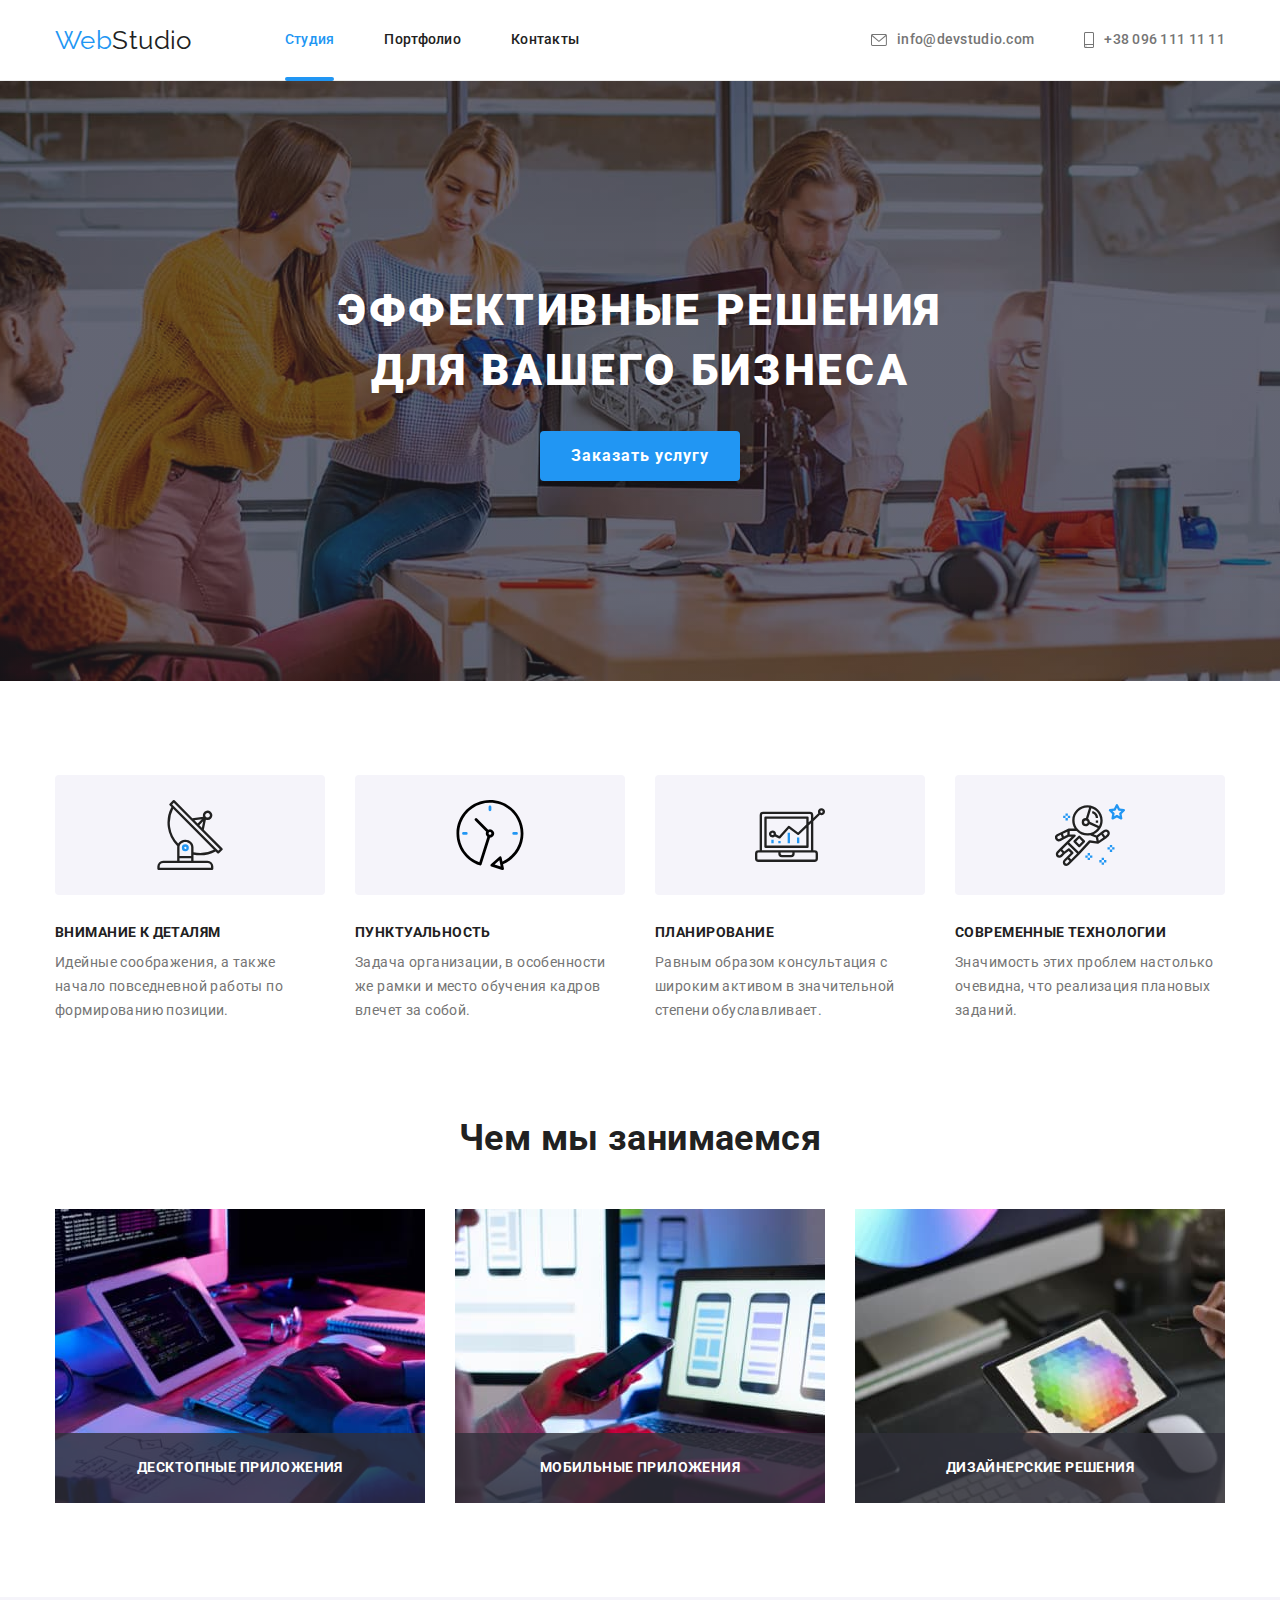
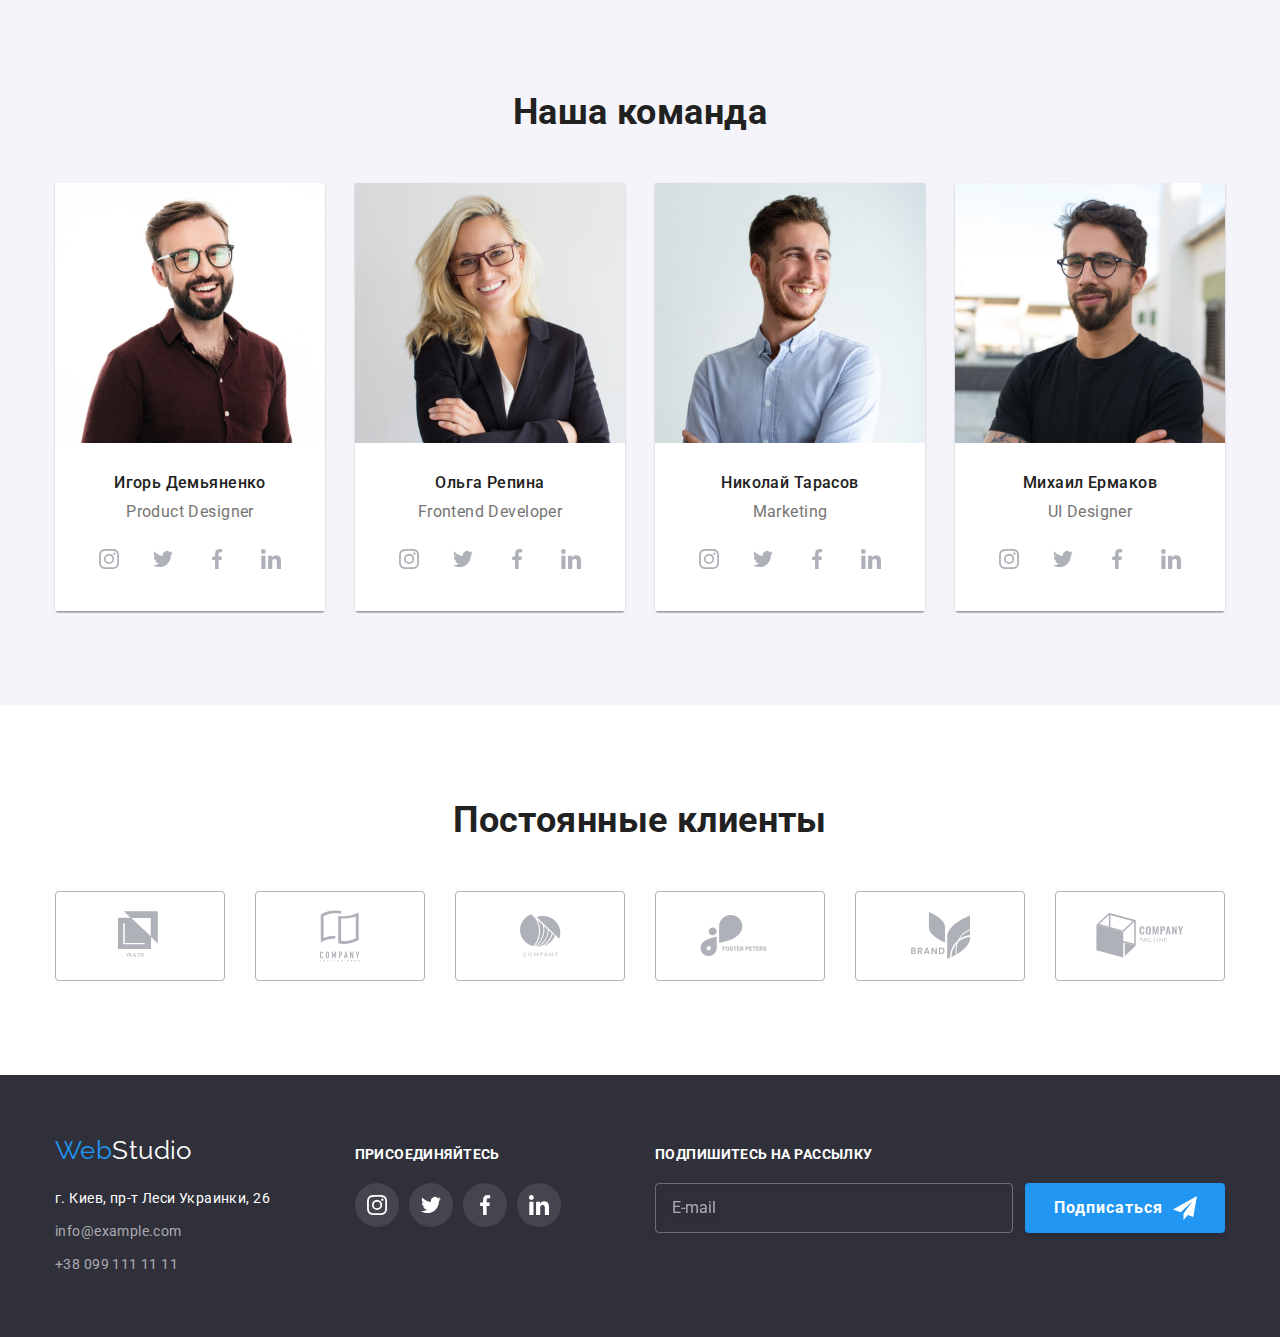
<file: index.html>
<!DOCTYPE html>
<html lang="ru">
  <head>
    <meta charset="UTF-8" />
    <meta name="viewport" content="width=device-width, initial-scale=1.0" />
    <title>WebStudio</title>
    <link rel="preconnect" href="https://fonts.gstatic.com" />
    <link
      href="https://fonts.googleapis.com/css2?family=Raleway:wght@700&family=Roboto:wght@400;500;700;900&display=swap"
      rel="stylesheet"
    />
    <link rel="stylesheet" href="./css/main.min.css" />
  </head>

  <body>
    <header class="header">
      <div class="container page-header">
        <nav class="page-header__nav">
          <a href="index.html" class="logo">
            Web<span class="logo__header">Studio</span>
          </a>
          <ul class="site-nav">
            <li class="site-nav__item">
              <a href="index.html" class="site-nav__link site-nav__link--current">Студия</a>
            </li>
            <li class="site-nav__item">
              <a href="portfolio.html" class="site-nav__link">Портфолио</a>
            </li>
            <li class="site-nav__item">
              <a href="#contacts" class="site-nav__link">Контакты</a>
            </li>
          </ul>
        </nav>
        <ul class="addr-header">
          <li class="addr-header__item">
            <a href="mailto:info@devstudio.com" class="addr-header__link">
              <svg class="addr-header__icon" width="16px" height="12px">
                <use href="images/icons.svg#icon-envelope"></use>
              </svg>
              info@devstudio.com
            </a>
          </li>
          <li class="addr-header__item">
            <a href="tel:+380961111111" class="addr-header__link">
              <svg class="addr-header__icon" width="10px" height="16px">
                <use href="images/icons.svg#icon-smartphone"></use>
              </svg>
              +38 096 111 11 11
            </a>
          </li>
        </ul>
      </div>
    </header>
    <main>
      <section class="hero">
          <h1 class="hero__title">
            Эффективные решения<br />
            для вашего бизнеса
          </h1>
          <button data-modal-open type="button" class="hero__btn">
            Заказать услугу
          </button>
      </section>
      <section class="section section--advantages">
        <div class="container">
          <h2 class="visually-hidden">Наши преимущества</h2>
          <ul class="advantages-list">
            <li class="advantages-list__item">
              <div class="advantages-list__image">
                <svg width="70px" height="70px">
                  <use href="images/icons.svg#icon-antenna"></use>
                </svg>
              </div>
              <h3 class="advantages-list__title">Внимание к деталям</h3>
              <p class="advantages-list__content">
                Идейные соображения, а также начало повседневной работы по
                формированию позиции.
              </p>
            </li>
            <li class="advantages-list__item">
              <div class="advantages-list__image">
                <svg width="70px" height="70px">
                  <use href="images/icons.svg#icon-clock"></use>
                </svg>
              </div>
              <h3 class="advantages-list__title">Пунктуальность</h3>
              <p class="advantages-list__content">
                Задача организации, в особенности же рамки и место обучения
                кадров влечет за собой.
              </p>
            </li>
            <li class="advantages-list__item">
              <div class="advantages-list__image">
                <svg width="70px" height="70px">
                  <use href="images/icons.svg#icon-diagram"></use>
                </svg>
              </div>
              <h3 class="advantages-list__title">Планирование</h3>
              <p class="advantages-list__content">
                Равным образом консультация с широким активом в значительной
                степени обуславливает.
              </p>
            </li>
            <li class="advantages-list__item">
              <div class="advantages-list__image">
                <svg width="70px" height="70px">
                  <use href="images/icons.svg#icon-astronaut"></use>
                </svg>
              </div>
              <h3 class="advantages-list__title">Современные технологии</h3>
              <p class="advantages-list__content">
                Значимость этих проблем настолько очевидна, что реализация
                плановых заданий.
              </p>
            </li>
          </ul>
        </div>
      </section>
      <section class="section">
        <div class="container">
          <h2 class="section__title">Чем мы занимаемся</h2>
          <ul class="about-list">
            <li class="about-list__item">
              <img
                src="images/what_we_do1.jpg"
                alt="Пример работы"
                width="370"
              />
              <p class="about-list__label">Десктопные приложения</p>
            </li>
            <li class="about-list__item">
              <img
                src="images/what_we_do2.jpg"
                alt="Пример работы"
                width="370"
              />
              <p class="about-list__label">Мобильные приложения</p>
            </li>
            <li class="about-list__item">
              <img
                src="images/what_we_do3.jpg"
                alt="Пример работы"
                width="370"
              />
              <p class="about-list__label">Дизайнерские решения</p>
            </li>
          </ul>
        </div>
      </section>
      <section class="section section--team">
        <div class="container">
          <h2 class="section__title">Наша команда</h2>
          <ul class="team-list">
            <li class="team-list__item">
              <img src="images/img1.jpg" alt="Игорь Демьяненко" width="270" />
              <div class="team-list__content">
                <h3 class="team-list__name">Игорь Демьяненко</h3>
                <p class="team-list__prof">Product Designer</p>
                <ul class="social">
                  <li>
                    <a href="#" class="social__link">
                      <svg class="social__icon" width="20" height="20">
                        <use href="images/icons.svg#icon-instagram"></use>
                      </svg>
                    </a>
                  </li>
                  <li>
                    <a href="#" class="social__link">
                      <svg class="social__icon" width="20" height="20">
                        <use href="images/icons.svg#icon-twitter"></use>
                      </svg>
                    </a>
                  </li>
                  <li>
                    <a href="#" class="social__link">
                      <svg class="social__icon" width="20" height="20">
                        <use href="images/icons.svg#icon-facebook"></use>
                      </svg>
                    </a>
                  </li>
                  <li>
                    <a href="#" class="social__link">
                      <svg class="social__icon" width="20" height="20">
                        <use href="images/icons.svg#icon-linkedin"></use>
                      </svg>
                    </a>
                  </li>
                </ul>
              </div>
            </li>
            <li class="team-list__item">
              <img src="images/img2.jpg" alt="Ольга Репина" width="270" />
              <div class="team-list__content">
                <h3 class="team-list__name">Ольга Репина</h3>
                <p class="team-list__prof">Frontend Developer</p>
                <ul class="social">
                  <li>
                    <a href="#" class="social__link">
                      <svg class="social__icon" width="20" height="20">
                        <use href="images/icons.svg#icon-instagram"></use>
                      </svg>
                    </a>
                  </li>
                  <li>
                    <a href="#" class="social__link">
                      <svg class="social__icon" width="20" height="20">
                        <use href="images/icons.svg#icon-twitter"></use>
                      </svg>
                    </a>
                  </li>
                  <li>
                    <a href="#" class="social__link">
                      <svg class="social__icon" width="20" height="20">
                        <use href="images/icons.svg#icon-facebook"></use>
                      </svg>
                    </a>
                  </li>
                  <li>
                    <a href="#" class="social__link">
                      <svg class="social__icon" width="20" height="20">
                        <use href="images/icons.svg#icon-linkedin"></use>
                      </svg>
                    </a>
                  </li>
                </ul>
              </div>
            </li>
            <li class="team-list__item">
              <img src="images/img3.jpg" alt="Николай Тарасов" width="270" />
              <div class="team-list__content">
                <h3 class="team-list__name">Николай Тарасов</h3>
                <p class="team-list__prof">Marketing</p>
                <ul class="social">
                  <li>
                    <a href="#" class="social__link">
                      <svg class="social__icon" width="20" height="20">
                        <use href="images/icons.svg#icon-instagram"></use>
                      </svg>
                    </a>
                  </li>
                  <li>
                    <a href="#" class="social__link">
                      <svg class="social__icon" width="20" height="20">
                        <use href="images/icons.svg#icon-twitter"></use>
                      </svg>
                    </a>
                  </li>
                  <li>
                    <a href="#" class="social__link">
                      <svg class="social__icon" width="20" height="20">
                        <use href="images/icons.svg#icon-facebook"></use>
                      </svg>
                    </a>
                  </li>
                  <li>
                    <a href="#" class="social__link">
                      <svg class="social__icon" width="20" height="20">
                        <use href="images/icons.svg#icon-linkedin"></use>
                      </svg>
                    </a>
                  </li>
                </ul>
              </div>
            </li>
            <li class="team-list__item">
              <img src="images/img4.jpg " alt="Михаил Ермаков" width="270" />
              <div class="team-list__content">
                <h3 class="team-list__name">Михаил Ермаков</h3>
                <p class="team-list__prof">UI Designer</p>
                <ul class="social">
                  <li>
                    <a href="#" class="social__link">
                      <svg class="social__icon" width="20" height="20">
                        <use href="images/icons.svg#icon-instagram"></use>
                      </svg>
                    </a>
                  </li>
                  <li>
                    <a href="#" class="social__link">
                      <svg class="social__icon" width="20" height="20">
                        <use href="images/icons.svg#icon-twitter"></use>
                      </svg>
                    </a>
                  </li>
                  <li>
                    <a href="#" class="social__link">
                      <svg class="social__icon" width="20" height="20">
                        <use href="images/icons.svg#icon-facebook"></use>
                      </svg>
                    </a>
                  </li>
                  <li>
                    <a href="#" class="social__link">
                      <svg class="social__icon" width="20" height="20">
                        <use href="images/icons.svg#icon-linkedin"></use>
                      </svg>
                    </a>
                  </li>
                </ul>
              </div>
            </li>
          </ul>
        </div>
      </section>
      <section class="section">
        <div class="container">
          <h2 class="section__title">Постоянные клиенты</h2>
          <ul class="client-list">
            <li class="client-list__item">
              <a href="#" class="client-list__link">
                <svg class="client-list__icon" width="44" height="49">
                  <use href="images/icons.svg#icon-client1"></use>
                </svg>
              </a>
            </li>
            <li class="client-list__item">
              <a href="#" class="client-list__link">
                <svg class="client-list__icon" width="40" height="52">
                  <use href="images/icons.svg#icon-client2"></use>
                </svg>
              </a>
            </li>
            <li class="client-list__item">
              <a href="#" class="client-list__link">
                <svg class="client-list__icon" width="41" height="43">
                  <use href="images/icons.svg#icon-client3"></use>
                </svg>
              </a>
            </li>
            <li class="client-list__item">
              <a href="#" class="client-list__link">
                <svg class="client-list__icon" width="80" height="42">
                  <use href="images/icons.svg#icon-client4"></use>
                </svg>
              </a>
            </li>
            <li class="client-list__item">
              <a href="#" class="client-list__link">
                <svg class="client-list__icon" width="59" height="47">
                  <use href="images/icons.svg#icon-client5"></use>
                </svg>
              </a>
            </li>
            <li class="client-list__item">
              <a href="#" class="client-list__link">
                <svg class="client-list__icon" width="88" height="45">
                  <use href="images/icons.svg#icon-client6"></use>
                </svg>
              </a>
            </li>
          </ul>
        </div>
      </section>
    </main>
    <footer class="footer">
      <div class="container page-footer">
        <div>
          <a href="index.html" class="logo">
            Web<span class="logo__footer">Studio</span>
          </a>
          <h2 id="contacts" class="visually-hidden">Контакты</h2>
          <address>
            <p class="page-footer__text">г. Киев, пр-т Леси Украинки, 26</p>
            <ul class="addr-footer">
              <li class="addr-footer__item">
                <a class="addr-footer__link" href="mailto:info@example.com"
                  >info@example.com</a
                >
              </li>
              <li class="addr-footer__item">
                <a class="addr-footer__link" href="tel:+380991111111"
                  >+38 099 111 11 11</a
                >
              </li>
            </ul>
          </address>
        </div>
        <div class="join">
          <h3 class="footer__title">Присоединяйтесь</h3>
          <ul class="social">
            <li class="social__item">
              <a href="#" class="social__link social__link--footer">
                <svg class="social__icon social__icon--footer" width="20" height="20">
                  <use href="images/icons.svg#icon-instagram"></use>
                </svg>
              </a>
            </li>
            <li class="social__item">
              <a href="#" class="social__link social__link--footer">
                <svg class="social__icon social__icon--footer" width="20" height="20">
                  <use href="images/icons.svg#icon-twitter"></use>
                </svg>
              </a>
            </li>
            <li class="social__item">
              <a href="#" class="social__link social__link--footer">
                <svg class="social__icon social__icon--footer" width="20" height="20">
                  <use href="images/icons.svg#icon-facebook"></use>
                </svg>
              </a>
            </li>
            <li class="social__item">
              <a href="#" class="social__link social__link--footer">
                <svg class="social__icon social__icon--footer" width="20" height="20">
                  <use href="images/icons.svg#icon-linkedin"></use>
                </svg>
              </a>
            </li>
          </ul>
        </div>
        <form class="subscribe" autocomplete="off">
          <h3 class="footer__title">Подпишитесь на рассылку</h3>
          <div class="subscribe__fields">
            <input class="subscribe__input" type="email" name="subsc-mail" id="subsc-mail" placeholder="E-mail" />
            <button type="submit" class="subscribe__btn">Подписаться
              <svg class="subscribe__icon" width="24" height="24">
                <use href="images/icons.svg#icon-send"></use>
              </svg>
            </button>
          </div>
        </form>
      </div>
    </footer>

    <div data-modal class="backdrop is-hidden">
      <div class="modal">
        <button data-modal-close type="button" class="modal__btn">
          <svg class="modal__icon" width="18" height="18">
            <use href="images/icons.svg#icon-close-black"></use>
          </svg>
        </button>
        <form class="form js-speaker-form" autocomplete="off"> 
          <p class="form__title">Оставьте свои данные, мы вам перезвоним</p>      
          <div class="form__fields">
            <label class="form__label" for="name">Имя</label>
            <div class="input-wrapper">
              <input class="form__input" type="text" name="name" id="name" autofocus />
              <svg class="form__icon" width="18" height="18">
                <use href="images/icons.svg#icon-person"></use>
              </svg>
            </div>
          </div>
          <div class="form__fields">
            <label class="form__label" for="tel">Телефон</label>
            <div class="input-wrapper">
              <input class="form__input" type="tel" name="tel" id="tel" placeholder="" />
              <svg class="form__icon" width="18" height="18">
                <use href="images/icons.svg#icon-phone_black"></use>
              </svg>
          </div>
          </div>
          <div class="form__fields">
            <label class="form__label" for="mail">Почта</label>
            <div class="input-wrapper">
            <input class="form__input" type="email" name="mail" id="mail" placeholder="" />
            <svg class="form__icon" width="18" height="18">
              <use href="images/icons.svg#icon-email_black"></use>
            </svg>
          </div>
          </div>
          <div class="form__fields">
            <label class="form__label" for="comment">Комментарий</label>
            <textarea
              class="form__comment"
              name="comment"
              id="comment"
              rows="4" placeholder="Введите текст"
            ></textarea>
          </div>
          <div class="checkbox-wrapper">  
            <label class="agree" for="yes">      
              <input type="checkbox" class="agree__checkbox visually-hidden" name="check" value="yes" id="yes" />
              <svg class="agree__icon" width="16" height="15">
                <use class="agree__use" href="images/icons.svg#icon-check"></use>
              </svg>
              <span class="agree__text">Соглашаюсь с рассылкой и принимаю&nbsp; </span>
            </label>
            <a href="#" class="agree__link">Условия договора</a>          
          </div>          
          <button type="submit" class="form__btn">Отправить</button>
        </form>
      </div>
    </div>

    <script src="./js/modal.js"></script>
  </body>
</html>
</file>
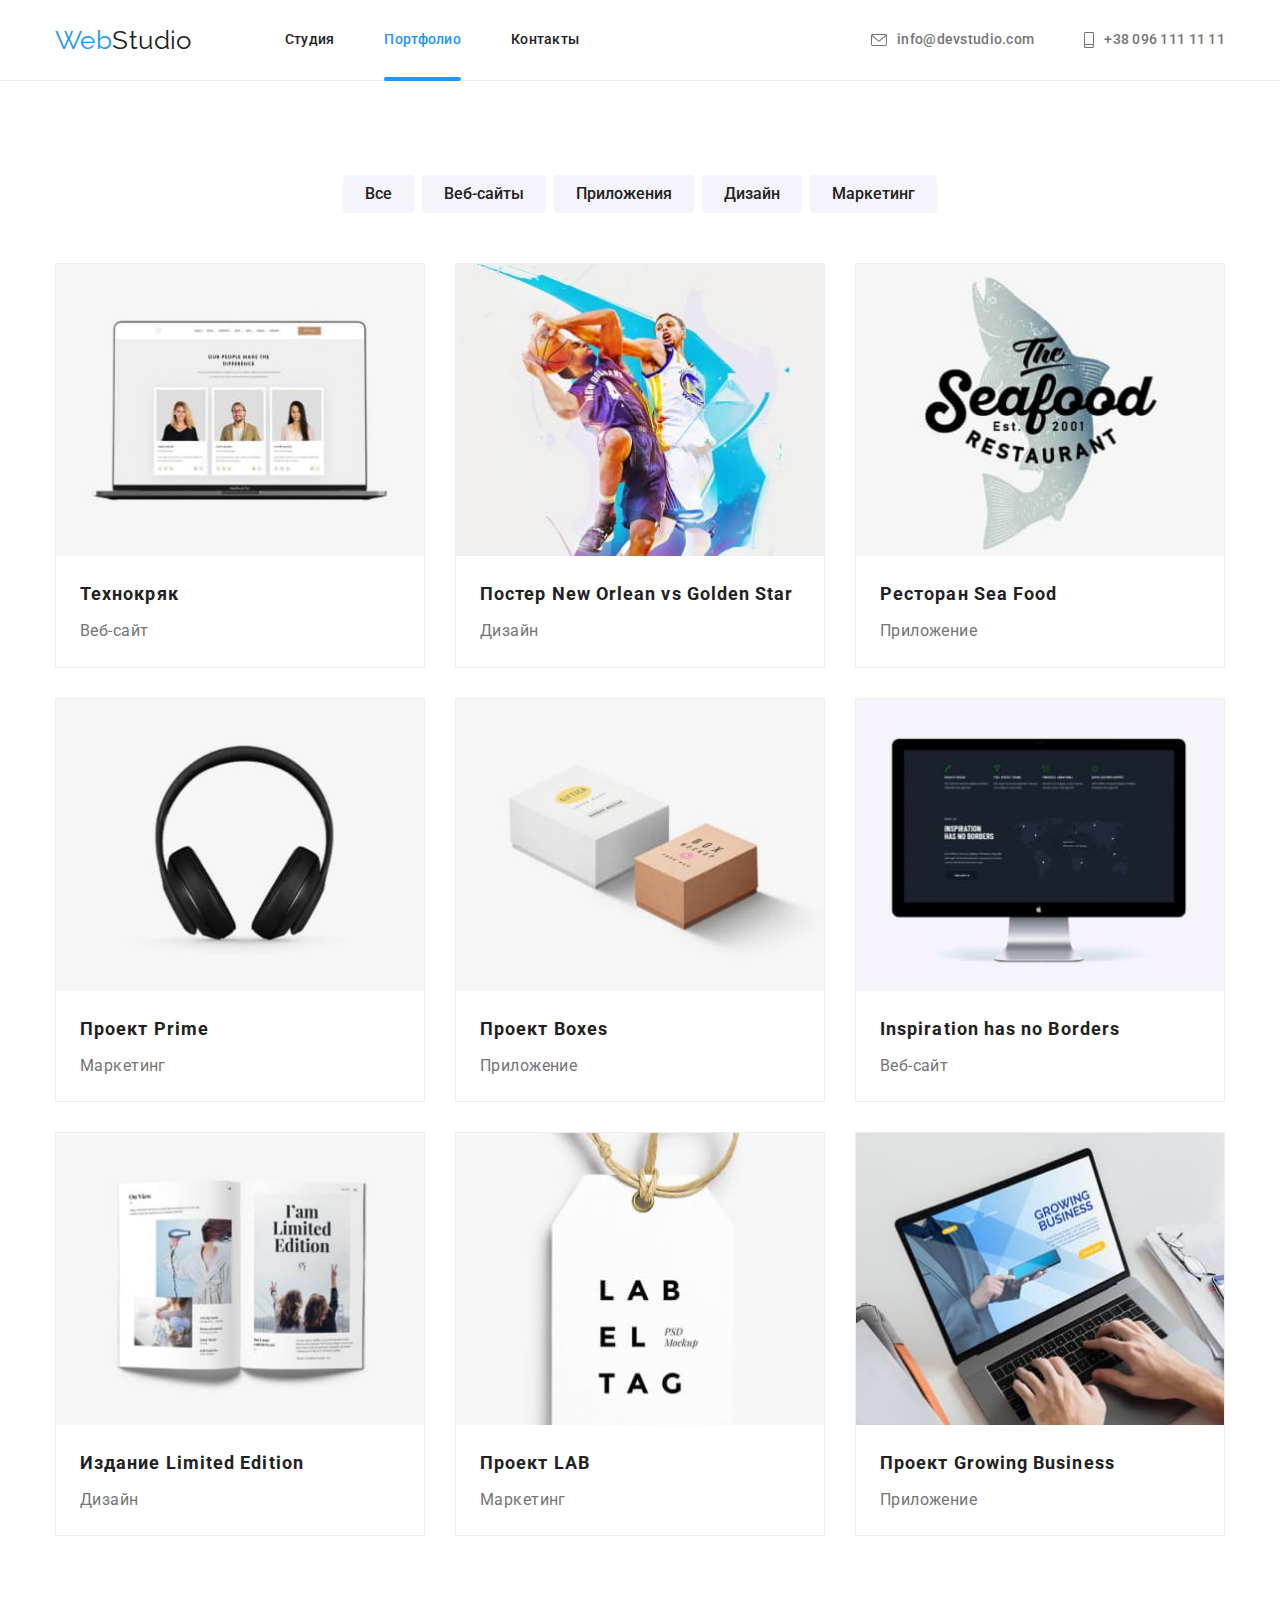
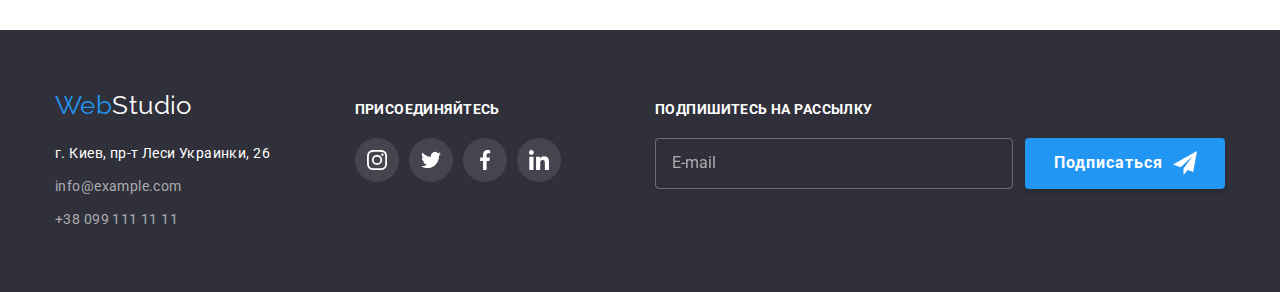
<file: portfolio.html>
<!DOCTYPE html>
<html lang="ru">
  <head>
    <meta charset="UTF-8" />
    <meta name="viewport" content="width=device-width, initial-scale=1.0" />
    <title>Portfolio</title>
    <link rel="preconnect" href="https://fonts.gstatic.com" />
    <link
      href="https://fonts.googleapis.com/css2?family=Raleway:wght@700&family=Roboto:wght@400;500;700;900&display=swap"
      rel="stylesheet"
    />
    <link rel="stylesheet" href="./css/main.min.css" />
  </head>

  <body>
    <header class="header">
      <div class="container page-header">
        <nav class="page-header__nav">
          <a href="index.html" class="logo">
            Web<span class="logo__header">Studio</span>
          </a>
          <ul class="site-nav site-nav--list">
            <li class="site-nav__item">
              <a href="index.html" class="site-nav__link">Студия</a>
            </li>
            <li class="site-nav__item">
              <a href="portfolio.html" class="site-nav__link site-nav__link--current">Портфолио</a>
            </li>
            <li class="site-nav__item">
              <a href="#contacts" class="site-nav__link">Контакты</a>
            </li>
          </ul>
        </nav>
        <ul class="addr-header">
          <li class="addr-header__item">
            <a href="mailto:info@devstudio.com" class="addr-header__link">
              <svg class="addr-header__icon" width="16px" height="12px">
                <use href="images/icons.svg#icon-envelope"></use>
              </svg>
              info@devstudio.com
            </a>
          </li>
          <li class="addr-header__item">
            <a href="tel:+380961111111" class="addr-header__link">
              <svg class="addr-header__icon" width="10px" height="16px">
                <use href="images/icons.svg#icon-smartphone"></use>
              </svg>
              +38 096 111 11 11
            </a>
          </li>
        </ul>
      </div>
    </header>
    <main>
      <section class="portfolio">
        <div class="container">
          <h1 class="visually-hidden">Наши работы</h1>
          <ul class="type-list">
            <li class="type-list__item">
              <button type="button" class="type-list__btn">Все</button>
            </li>
            <li class="type-list__item">
              <button type="button" class="type-list__btn">Веб-сайты</button>
            </li>
            <li class="type-list__item">
              <button type="button" class="type-list__btn">Приложения</button>
            </li>
            <li class="type-list__item">
              <button type="button" class="type-list__btn">Дизайн</button>
            </li>
            <li class="type-list__item">
              <button type="button" class="type-list__btn">Маркетинг</button>
            </li>
          </ul>
          <ul class="example-list">
            <li class="example-list__item">
              <div class="example-list__thumb">
                <a href="#">
                <img
                  src="images/example1.jpg"
                  alt="Веб-сайт Технокряк"
                  width="370"/>
                  <div class="example-list__overlay">
                    <p class="example-list__desc">Технокряк это современная площадка распространения коронавируса. Компании используют эту платформу для цифрового шпионажа и атак на защищённые сервера конкурентов.</p>
                  </div>
                </a>
              </div>             
              <div class="example-list__content">
                <h3 class="example-list__name">Технокряк</h3>
                <p class="example-list__type">Веб-сайт</p>
              </div>
            </li>
            <li class="example-list__item">
              <div class="example-list__thumb">
              <img
                src="images/example2.jpg"
                alt="Пример дизайна - постер New Orlean vs Golden Star"
                width="370"/>
                <div class="example-list__overlay">
                  <p class="example-list__desc">Технокряк это современная площадка распространения коронавируса. Компании используют эту платформу для цифрового шпионажа и атак на защищённые сервера конкурентов.</p>
                </div>
              </div>
              <div class="example-list__content">
                <h3 class="example-list__name">Постер New Orlean vs Golden Star</h3>
                <p class="example-list__type">Дизайн</p>
              </div>
            </li>
            <li class="example-list__item">
              <div class="example-list__thumb">
              <img
                src="images/example3.jpg"
                alt="Пример приложения - ресторан Sea Food"
                width="370"/>
                <div class="example-list__overlay">
                  <p class="example-list__desc">Технокряк это современная площадка распространения коронавируса. Компании используют эту платформу для цифрового шпионажа и атак на защищённые сервера конкурентов.</p>
                </div>
            </div>
              <div class="example-list__content">
                <h3 class="example-list__name">Ресторан Sea Food</h3>
                <p class="example-list__type">Приложение</p>
              </div>
            </li>
            <li class="example-list__item">
              <div class="example-list__thumb">
              <img
                src="images/example4.jpg"
                alt="Пример маркетинга - проект Prime"
                width="370"/>
                <div class="example-list__overlay">
                  <p class="example-list__desc">Технокряк это современная площадка распространения коронавируса. Компании используют эту платформу для цифрового шпионажа и атак на защищённые сервера конкурентов.</p>
                </div>
              </div>
              <div class="example-list__content">
                <h3 class="example-list__name">Проект Prime</h3>
                <p class="example-list__type">Маркетинг</p>
              </div>
            </li>
            <li class="example-list__item">
              <div class="example-list__thumb">
              <img
                src="images/example5.jpg"
                alt="Пример приложения - проект Boxes"
                width="370"/>
                <div class="example-list__overlay">
                  <p class="example-list__desc">Технокряк это современная площадка распространения коронавируса. Компании используют эту платформу для цифрового шпионажа и атак на защищённые сервера конкурентов.</p>
                </div>
              </div>
              <div class="example-list__content">
                <h3 class="example-list__name">Проект Boxes</h3>
                <p class="example-list__type">Приложение</p>
              </div>
            </li>
            <li class="example-list__item">
              <div class="example-list__thumb">
              <img
                src="images/example6.jpg"
                alt="Веб-сайт Inspiration has no Borders"
                width="370"/>
                <div class="example-list__overlay">
                  <p class="example-list__desc">Технокряк это современная площадка распространения коронавируса. Компании используют эту платформу для цифрового шпионажа и атак на защищённые сервера конкурентов.</p>
                </div>
            </div>
              <div class="example-list__content">
                <h3 class="example-list__name">Inspiration has no Borders</h3>
                <p class="example-list__type">Веб-сайт</p>
              </div>
            </li>
            <li class="example-list__item">
              <div class="example-list__thumb">
              <img
                src="images/example7.jpg"
                alt="Пример дизайна - издание Limited Edition"
                width="370"/>
                <div class="example-list__overlay">
                  <p class="example-list__desc">Технокряк это современная площадка распространения коронавируса. Компании используют эту платформу для цифрового шпионажа и атак на защищённые сервера конкурентов.</p>
                </div>
              </div>
              <div class="example-list__content">
                <h3 class="example-list__name">Издание Limited Edition</h3>
                <p class="example-list__type">Дизайн</p>
              </div>
            </li>
            <li class="example-list__item">
              <div class="example-list__thumb">
              <img
                src="images/example8.jpg"
                alt="Пример маркетинга - проект LAB"
                width="370"/>
                <div class="example-list__overlay">
                  <p class="example-list__desc">Технокряк это современная площадка распространения коронавируса. Компании используют эту платформу для цифрового шпионажа и атак на защищённые сервера конкурентов.</p>
                </div>
              </div>
              <div class="example-list__content">
                <h3 class="example-list__name">Проект LAB</h3>
                <p class="example-list__type">Маркетинг</p>
              </div>
            </li>
            <li class="example-list__item">
              <div class="example-list__thumb">
              <img
                src="images/example9.jpg"
                alt="Пример приложения - проект Growing Business"
                width="370"/>
              <div class="example-list__overlay">
                <p class="example-list__desc">Технокряк это современная площадка распространения коронавируса. Компании используют эту платформу для цифрового шпионажа и атак на защищённые сервера конкурентов.</p>
              </div>
            </div>
              <div class="example-list__content">
                <h3 class="example-list__name">Проект Growing Business</h3>
                <p class="example-list__type">Приложение</p>
              </div>
            </li>
          </ul>
        </div>
      </section>
    </main>

    <footer class="footer">
      <div class="container page-footer">
        <div>
          <a href="index.html" class="logo">
            Web<span class="logo__footer">Studio</span>
          </a>
          <h2 id="contacts" class="visually-hidden">Контакты</h2>
          <address>
            <p class="page-footer__text">г. Киев, пр-т Леси Украинки, 26</p>
            <ul class="addr-footer">
              <li class="addr-footer__item">
                <a class="addr-footer__link" href="mailto:info@example.com"
                  >info@example.com</a
                >
              </li>
              <li class="addr-footer__item">
                <a class="addr-footer__link" href="tel:+380991111111"
                  >+38 099 111 11 11</a
                >
              </li>
            </ul>
          </address>
        </div>
        <div class="join">
          <h3 class="footer__title">Присоединяйтесь</h3>
          <ul class="social">
            <li class="social__item">
              <a href="#" class="social__link social__link--footer">
                <svg class="social__icon social__icon--footer" width="20" height="20">
                  <use href="images/icons.svg#icon-instagram"></use>
                </svg>
              </a>
            </li>
            <li class="social__item">
              <a href="#" class="social__link social__link--footer">
                <svg class="social__icon social__icon--footer" width="20" height="20">
                  <use href="images/icons.svg#icon-twitter"></use>
                </svg>
              </a>
            </li>
            <li class="social__item">
              <a href="#" class="social__link social__link--footer">
                <svg class="social__icon social__icon--footer" width="20" height="20">
                  <use href="images/icons.svg#icon-facebook"></use>
                </svg>
              </a>
            </li>
            <li class="social__item">
              <a href="#" class="social__link social__link--footer">
                <svg class="social__icon social__icon--footer" width="20" height="20">
                  <use href="images/icons.svg#icon-linkedin"></use>
                </svg>
              </a>
            </li>
          </ul>
        </div>
        <form class="subscribe" autocomplete="off">
          <h3 class="footer__title">Подпишитесь на рассылку</h3>
          <div class="subscribe__fields">
            <input class="subscribe__input" type="email" name="subsc-mail" id="subsc-mail" placeholder="E-mail" />
            <button type="submit" class="subscribe__btn">Подписаться
              <svg class="subscribe__icon" width="24" height="24">
                <use href="images/icons.svg#icon-send"></use>
              </svg>
            </button>
          </div>
        </form>
      </div>
    </footer>
  </body>
</html>
</file>
<file: css/main.min.css>
.visually-hidden{position:absolute;width:1px;height:1px;margin:-1px;border:0;padding:0;white-space:nowrap;-webkit-clip-path:inset(100%);clip-path:inset(100%);clip:rect(0 0 0 0);overflow:hidden}/*! modern-normalize v1.0.0 | MIT License | https://github.com/sindresorhus/modern-normalize */ul{list-style:none;padding:0;margin:0}a{text-decoration:none}code,kbd,samp,pre{font-family:'Open Sans', sans-serif;font-size:1em}*,*::before,*::after{-webkit-box-sizing:border-box;box-sizing:border-box}:root{-moz-tab-size:4;-o-tab-size:4;tab-size:4}html{line-height:1.15;-webkit-text-size-adjust:100%}body{margin:0;padding:0}body{font-family:system-ui,-apple-system,"Segoe UI",Roboto,Helvetica,Arial,sans-serif,"Apple Color Emoji","Segoe UI Emoji"}hr{height:0;color:inherit}abbr[title]{-webkit-text-decoration:underline dotted;text-decoration:underline dotted}b,strong{font-weight:bolder}small{font-size:80%}sub,sup{font-size:75%;line-height:0;position:relative;vertical-align:baseline}sub{bottom:-0.25em}sup{top:-0.5em}table{text-indent:0;border-color:inherit}button,input,optgroup,select,textarea{font-family:inherit;font-size:100%;line-height:1.15;margin:0}address{font-style:normal}button,select{text-transform:none}button,[type='button'],[type='reset'],[type='submit']{-webkit-appearance:button}::-moz-focus-inner{border-style:none;padding:0}:-moz-focusring{outline:1px dotted ButtonText}:-moz-ui-invalid{box-shadow:none}legend{padding:0}progress{vertical-align:baseline}::-webkit-inner-spin-button,::-webkit-outer-spin-button{height:auto}[type='search']{-webkit-appearance:textfield;outline-offset:-2px}::-webkit-search-decoration{-webkit-appearance:none}::-webkit-file-upload-button{-webkit-appearance:button;font:inherit}summary{display:list-item}body{font-family:'Roboto', sans-serif;background-color:#fff;color:#212121;font-size:14px;line-height:1.71;letter-spacing:0.03em}h1,h2,h3,h4,h5,h6,p{margin:0}img{display:block;max-width:100%;height:auto}.header{min-width:80px;border-bottom:1px solid #ECECEC}.container{max-width:1200px;padding-left:15px;padding-right:15px;margin-left:auto;margin-right:auto}.page-header{display:-webkit-box;display:-ms-flexbox;display:flex}.page-header__nav{display:-webkit-box;display:-ms-flexbox;display:flex;-webkit-box-align:center;-ms-flex-align:center;align-items:center}.logo{font-family:'Raleway', sans-serif;font-size:26px;line-height:1.19;color:#2196F3}.logo__header{color:#212121}.logo__footer{color:#fff}.site-nav{display:-webkit-box;display:-ms-flexbox;display:flex;-webkit-box-align:center;-ms-flex-align:center;align-items:center;margin-left:93px}.site-nav__item:not(:last-child){margin-right:50px}.site-nav__link{position:relative;display:-webkit-box;display:-ms-flexbox;display:flex;-webkit-box-align:center;-ms-flex-align:center;align-items:center;padding-top:32px;padding-bottom:32px;color:#212121;font-weight:500;line-height:1.14;letter-spacing:0.02em;-webkit-transition:color 250ms cubic-bezier(0.4, 0, 0.2, 1);transition:color 250ms cubic-bezier(0.4, 0, 0.2, 1)}.site-nav__link::after{content:'';position:absolute;left:0;bottom:-1px;display:block;width:100%;height:4px;background-color:#2196F3;border-radius:2px;opacity:0;-webkit-transition:background-color 250ms cubic-bezier(0.4, 0, 0.2, 1);transition:background-color 250ms cubic-bezier(0.4, 0, 0.2, 1)}.site-nav__link--current::after{opacity:1}.site-nav__link--current,.site-nav__link:hover,.site-nav__link:focus{color:#2196F3}.addr-header{display:-webkit-box;display:-ms-flexbox;display:flex;margin-left:auto}.addr-header__item:last-child{margin-left:50px}.addr-header__icon{fill:#757575;margin-right:10px;-webkit-transition:fill 250ms cubic-bezier(0.4, 0, 0.2, 1);transition:fill 250ms cubic-bezier(0.4, 0, 0.2, 1)}.addr-header__link{display:-webkit-box;display:-ms-flexbox;display:flex;-webkit-box-align:center;-ms-flex-align:center;align-items:center;color:#757575;font-weight:500;line-height:1.14;letter-spacing:0.02em;text-decoration:none;padding-top:32px;padding-bottom:32px;-webkit-transition:color 250ms cubic-bezier(0.4, 0, 0.2, 1);transition:color 250ms cubic-bezier(0.4, 0, 0.2, 1)}.addr-header__link:hover,.addr-header__link:focus{color:#2196F3}.addr-header__link:hover .addr-header__icon,.addr-header__link:focus .addr-header__icon{fill:#2196F3}.hero{max-width:1600px;padding-top:200px;padding-bottom:200px;background-color:#2F303A;background-image:-webkit-gradient(linear, left top, right top, from(rgba(47,48,58,0.4)), to(rgba(47,48,58,0.4))),url(../images/img-hero.jpg);background-image:linear-gradient(to right, rgba(47,48,58,0.4), rgba(47,48,58,0.4)),url(../images/img-hero.jpg);background-repeat:no-repeat;background-size:cover;background-position:center}.hero__title{color:#fff;font-weight:900;font-size:44px;line-height:1.36;text-align:center;letter-spacing:0.06em;text-transform:uppercase;margin-bottom:30px}.hero__btn{display:block;border:none;cursor:pointer;margin:0 auto;padding-top:10px;padding-bottom:10px;min-width:200px;background-color:#2196F3;color:#fff;font-weight:700;font-size:16px;line-height:1.88;text-align:center;letter-spacing:0.06em;-webkit-box-shadow:0px 4px 4px rgba(0,0,0,0.15);box-shadow:0px 4px 4px rgba(0,0,0,0.15);border-radius:4px}.section{padding-top:94px;padding-bottom:94px}.section--advantages{padding-bottom:0}.section--team{background-color:#F5F4FA}.section__title{font-weight:700;font-size:36px;line-height:1.17;text-align:center;margin-bottom:50px}.advantages-list{display:-webkit-box;display:-ms-flexbox;display:flex;-ms-flex-wrap:wrap;flex-wrap:wrap;margin-left:calc(-1 * 30px);margin-top:calc(-1 * 30px)}.advantages-list__title{font-weight:700;font-size:14px;line-height:1.14;text-transform:uppercase;margin-bottom:10px}.advantages-list__item{-ms-flex-preferred-size:calc(100% / 4 - 30px);flex-basis:calc(100% / 4 - 30px);margin-left:30px;margin-top:30px}.advantages-list__content{color:#757575}.advantages-list__image{display:-webkit-box;display:-ms-flexbox;display:flex;-webkit-box-pack:center;-ms-flex-pack:center;justify-content:center;-webkit-box-align:center;-ms-flex-align:center;align-items:center;height:120px;width:270px;border-radius:4px;background-color:#F5F4FA;margin-bottom:30px}.about-list{display:-webkit-box;display:-ms-flexbox;display:flex;-ms-flex-wrap:wrap;flex-wrap:wrap;margin-left:calc(-1 * 30px);margin-top:calc(-1 * 30px)}.about-list__item{-ms-flex-preferred-size:calc(100% / 3 - 30px);flex-basis:calc(100% / 3 - 30px);margin-left:30px;margin-top:30px}.about-list__item{position:relative;overflow:hidden}.about-list__label{position:absolute;bottom:0;left:0;right:0;padding:27px 82px;font-weight:700;line-height:1.14;text-align:center;text-transform:uppercase;background-color:rgba(47,48,58,0.8);color:#fff}.team-list{display:-webkit-box;display:-ms-flexbox;display:flex;-ms-flex-wrap:wrap;flex-wrap:wrap;margin-left:calc(-1 * 30px);margin-top:calc(-1 * 30px)}.team-list__item{-ms-flex-preferred-size:calc(100% / 4 - 30px);flex-basis:calc(100% / 4 - 30px);margin-left:30px;margin-top:30px}.team-list__item{-webkit-box-shadow:0px 1px 3px rgba(0,0,0,0.12),0px 1px 1px rgba(0,0,0,0.14),0px 2px 1px rgba(0,0,0,0.2);box-shadow:0px 1px 3px rgba(0,0,0,0.12),0px 1px 1px rgba(0,0,0,0.14),0px 2px 1px rgba(0,0,0,0.2);border-radius:0px 0px 4px 4px}.team-list__content{background-color:#fff;padding-top:30px;padding-bottom:30px;padding-left:32px;padding-right:32px}.team-list__name{font-weight:500;font-size:16px;line-height:1.19;text-align:center;margin-bottom:10px}.team-list__prof{color:#757575;font-size:16px;line-height:1.19;text-align:center;margin-bottom:16px}.social{display:-webkit-box;display:-ms-flexbox;display:flex;-webkit-box-pack:justify;-ms-flex-pack:justify;justify-content:space-between;-webkit-box-align:center;-ms-flex-align:center;align-items:center}.social__link{display:-webkit-box;display:-ms-flexbox;display:flex;-webkit-box-pack:center;-ms-flex-pack:center;justify-content:center;-webkit-box-align:center;-ms-flex-align:center;align-items:center;width:44px;height:44px;border-radius:50%;-webkit-transition:background-color 250ms cubic-bezier(0.4, 0, 0.2, 1);transition:background-color 250ms cubic-bezier(0.4, 0, 0.2, 1)}.social__link:hover,.social__link:focus{background-color:#2196F3}.social__item:not(last-child){margin-right:10px}.social__link--footer{background-color:rgba(255,255,255,0.1)}.social__link--footer:hover,.social__link--footer:focus{background-color:blue-text}.social__icon{fill:#AFB1B8;-webkit-transition:fill 250ms cubic-bezier(0.4, 0, 0.2, 1);transition:fill 250ms cubic-bezier(0.4, 0, 0.2, 1)}.social__icon--footer{fill:#fff}.social__link:hover .social__icon,.social__link:focus .social__icon{fill:#fff}.client-list{display:-webkit-box;display:-ms-flexbox;display:flex;-ms-flex-wrap:wrap;flex-wrap:wrap;margin-left:calc(-1 * 30px);margin-top:calc(-1 * 30px)}.client-list__item{-ms-flex-preferred-size:calc(100% / 6 - 30px);flex-basis:calc(100% / 6 - 30px);margin-left:30px;margin-top:30px}.client-list__icon{fill:#AFB1B8;-webkit-transition:fill 250ms cubic-bezier(0.4, 0, 0.2, 1);transition:fill 250ms cubic-bezier(0.4, 0, 0.2, 1)}.client-list__link{display:-webkit-box;display:-ms-flexbox;display:flex;-webkit-box-pack:center;-ms-flex-pack:center;justify-content:center;-webkit-box-align:center;-ms-flex-align:center;align-items:center;width:170px;height:90px;border:1px solid #AFB1B8;border-radius:4px;-webkit-transition:border 250ms cubic-bezier(0.4, 0, 0.2, 1);transition:border 250ms cubic-bezier(0.4, 0, 0.2, 1)}.client-list__link:hover .client-list__icon,.client-list__link:focus .client-list__icon{fill:#2196F3}.client-list__link:hover,.client-list__link:focus{border:1px solid #2196F3}.footer{padding-top:60px;padding-bottom:60px;background-color:#2F303A}.footer__title{font-weight:700;font-size:14px;line-height:1.14;text-transform:uppercase;text-align:left;color:#fff;margin-bottom:20px}.page-footer{display:-webkit-box;display:-ms-flexbox;display:flex;-webkit-box-pack:justify;-ms-flex-pack:justify;justify-content:space-between;-webkit-box-align:baseline;-ms-flex-align:baseline;align-items:baseline}.page-footer__text{margin-top:20px;color:#fff}.addr-footer__link{color:#ffffff99}.addr-footer__item{margin-top:9px}.subscribe__title{margin-bottom:20px}.subscribe__input{width:358px;margin-right:12px;padding-top:15px;padding-bottom:15px;padding-left:16px;outline:none;background:transparent;color:#ffffff99;border:1px solid rgba(255,255,255,0.3);-webkit-filter:drop-shadow(0px 4px 4px rgba(0,0,0,0.15));filter:drop-shadow(0px 4px 4px rgba(0,0,0,0.15));border-radius:4px}.subscribe__input::-webkit-input-placeholder{font-size:16px;line-height:1.25;margin-top:15px;margin-bottom:15px;margin-left:16px;color:rgba(255,255,255,0.6)}.subscribe__input:-ms-input-placeholder{font-size:16px;line-height:1.25;margin-top:15px;margin-bottom:15px;margin-left:16px;color:rgba(255,255,255,0.6)}.subscribe__input::-ms-input-placeholder{font-size:16px;line-height:1.25;margin-top:15px;margin-bottom:15px;margin-left:16px;color:rgba(255,255,255,0.6)}.subscribe__input::placeholder{font-size:16px;line-height:1.25;margin-top:15px;margin-bottom:15px;margin-left:16px;color:rgba(255,255,255,0.6)}.subscribe__fields{display:-webkit-box;display:-ms-flexbox;display:flex}.subscribe__btn{display:-webkit-box;display:-ms-flexbox;display:flex;-webkit-box-align:center;-ms-flex-align:center;align-items:center;cursor:pointer;border:none;width:200px;padding-top:10px;padding-bottom:10px;padding-left:29px;background:#2196F3;-webkit-box-shadow:0px 4px 4px rgba(0,0,0,0.15);box-shadow:0px 4px 4px rgba(0,0,0,0.15);border-radius:4px;color:#fff;font-weight:700;font-size:16px;line-height:1.88;text-align:center;letter-spacing:0.06em}.subscribe__icon{margin-left:10px}.backdrop{position:fixed;top:0;left:0;width:100%;height:100%;background-color:rgba(0,0,0,0.2);opacity:1;-webkit-transition:opacity 250ms cubic-bezier(0.4, 0, 0.2, 1);transition:opacity 250ms cubic-bezier(0.4, 0, 0.2, 1)}.backdrop.is-hidden{opacity:0;pointer-events:none;visibility:visible}.backdrop.is-hidden .modal{-webkit-transform:translateX(-50%) translateY(-50%) scale(1.25);transform:translateX(-50%) translateY(-50%) scale(1.25)}.modal{position:absolute;top:50%;left:50%;-webkit-transform:translateX(-50%) translateY(-50%) scale(1);transform:translateX(-50%) translateY(-50%) scale(1);overflow-y:auto;width:528px;height:581px;padding:40px;background-color:#fff;-webkit-box-shadow:0px 1px 3px rgba(0,0,0,0.12),0px 1px 1px rgba(0,0,0,0.14),0px 2px 1px rgba(0,0,0,0.2);box-shadow:0px 1px 3px rgba(0,0,0,0.12),0px 1px 1px rgba(0,0,0,0.14),0px 2px 1px rgba(0,0,0,0.2);border-radius:4px;-webkit-transition:-webkit-transform 250ms cubic-bezier(0.4, 0, 0.2, 1);transition:-webkit-transform 250ms cubic-bezier(0.4, 0, 0.2, 1);transition:transform 250ms cubic-bezier(0.4, 0, 0.2, 1);transition:transform 250ms cubic-bezier(0.4, 0, 0.2, 1), -webkit-transform 250ms cubic-bezier(0.4, 0, 0.2, 1)}.modal__btn{position:absolute;top:8px;right:8px;display:-webkit-box;display:-ms-flexbox;display:flex;-webkit-box-pack:center;-ms-flex-pack:center;justify-content:center;-webkit-box-align:center;-ms-flex-align:center;align-items:center;cursor:pointer;border-radius:50%;background-color:#fff;border:1px solid rgba(0,0,0,0.1);width:30px;height:30px}.modal__btn:hover .modal__icon,.modal__btn:focus .modal__icon{fill:#2196F3}.modal__icon{fill:#212121;-webkit-transition:fill 250ms cubic-bezier(0.4, 0, 0.2, 1);transition:fill 250ms cubic-bezier(0.4, 0, 0.2, 1)}.form{position:absolute;-webkit-box-pack:center;-ms-flex-pack:center;justify-content:center;-webkit-box-align:center;-ms-flex-align:center;align-items:center;margin-left:auto;margin-right:auto}.form__title{font-weight:700;font-size:20px;line-height:1.15;text-align:center;letter-spacing:0.03em;margin-bottom:12px}.form__fields{display:-webkit-box;display:-ms-flexbox;display:flex;-webkit-box-orient:vertical;-webkit-box-direction:normal;-ms-flex-direction:column;flex-direction:column;margin-bottom:10px}.form__label{font-size:12px;line-height:1.17;letter-spacing:0.01em;color:#757575;margin-bottom:4px}.form__input{width:100%;margin:0;padding-top:11px;padding-bottom:11px;padding-left:40px;border:1px solid rgba(33,33,33,0.2);border-radius:4px;outline:none;color:#757575;-webkit-transition:-webkit-box-shadow 250ms cubic-bezier(0.4, 0, 0.2, 1);transition:-webkit-box-shadow 250ms cubic-bezier(0.4, 0, 0.2, 1);transition:box-shadow 250ms cubic-bezier(0.4, 0, 0.2, 1);transition:box-shadow 250ms cubic-bezier(0.4, 0, 0.2, 1), -webkit-box-shadow 250ms cubic-bezier(0.4, 0, 0.2, 1)}.form__comment{resize:none;width:100%;padding:12px 16px;border:1px solid rgba(33,33,33,0.2);border-radius:4px;outline:none;color:#757575;line-height:1.71;letter-spacing:0.03em;-webkit-transition:-webkit-box-shadow 250ms cubic-bezier(0.4, 0, 0.2, 1);transition:-webkit-box-shadow 250ms cubic-bezier(0.4, 0, 0.2, 1);transition:box-shadow 250ms cubic-bezier(0.4, 0, 0.2, 1);transition:box-shadow 250ms cubic-bezier(0.4, 0, 0.2, 1), -webkit-box-shadow 250ms cubic-bezier(0.4, 0, 0.2, 1)}.form__comment::-webkit-input-placeholder{font-size:14px;line-height:1.14;letter-spacing:0.01em;color:rgba(117,117,117,0.5)}.form__comment:-ms-input-placeholder{font-size:14px;line-height:1.14;letter-spacing:0.01em;color:rgba(117,117,117,0.5)}.form__comment::-ms-input-placeholder{font-size:14px;line-height:1.14;letter-spacing:0.01em;color:rgba(117,117,117,0.5)}.form__comment::placeholder{font-size:14px;line-height:1.14;letter-spacing:0.01em;color:rgba(117,117,117,0.5)}.form__icon{position:absolute;top:50%;left:12px;-webkit-transform:translateY(-50%);transform:translateY(-50%)}.form__input:focus+.form__icon{fill:#2196F3;-webkit-transition:fill 250ms cubic-bezier(0.4, 0, 0.2, 1);transition:fill 250ms cubic-bezier(0.4, 0, 0.2, 1)}.form__input:focus{-webkit-box-shadow:0 0 0 1px #2196F3;box-shadow:0 0 0 1px #2196F3}.form__comment:focus{-webkit-box-shadow:0 0 0 1px #2196F3;box-shadow:0 0 0 1px #2196F3}.form__btn{display:-webkit-box;display:-ms-flexbox;display:flex;-webkit-box-align:center;-ms-flex-align:center;align-items:center;-webkit-box-pack:center;-ms-flex-pack:center;justify-content:center;cursor:pointer;border:none;min-width:200px;padding-top:10px;padding-bottom:10px;margin:0 auto;background:#2196F3;-webkit-box-shadow:0px 4px 4px rgba(0,0,0,0.15);box-shadow:0px 4px 4px rgba(0,0,0,0.15);border-radius:4px;color:#fff;font-weight:700;font-size:16px;line-height:1.88;text-align:center;letter-spacing:0.06em;-webkit-transition:background-color 250ms cubic-bezier(0.4, 0, 0.2, 1);transition:background-color 250ms cubic-bezier(0.4, 0, 0.2, 1)}.form__btn:hover,.form__btn:focus{background-color:#188CE8}.input-wrapper{position:relative}.agree{color:#757575;cursor:pointer}.agree__checkbox:checked+.agree__icon{border:none}.agree__checkbox:checked+.agree__icon .agree__use{display:block}.agree__icon{position:absolute;top:50%;left:14px;-webkit-transform:translateY(-50%);transform:translateY(-50%);border:2px solid #212121;border-radius:2px;cursor:pointer}.agree__use{display:none}.agree__text{margin-left:37px}.agree__link{text-decoration:underline;color:#2196F3}.checkbox-wrapper{position:relative;display:-webkit-box;display:-ms-flexbox;display:flex;-webkit-box-align:center;-ms-flex-align:center;align-items:center;-webkit-box-pack:center;-ms-flex-pack:center;justify-content:center;margin-top:20px;margin-bottom:30px}.portfolio{padding-top:94px;padding-bottom:94px}.type-list{display:-webkit-box;display:-ms-flexbox;display:flex;-webkit-box-pack:center;-ms-flex-pack:center;justify-content:center;margin-bottom:50px}.type-list__item:not(:first-child){margin-left:8px}.type-list__btn{display:block;border:none;cursor:pointer;border-radius:4px;padding:6px 22px;background-color:#F5F4FA;color:#212121;font-weight:500;font-size:16px;line-height:1.63;text-align:center;-webkit-transition:background-color 250ms cubic-bezier(0.4, 0, 0.2, 1),color 250ms cubic-bezier(0.4, 0, 0.2, 1),-webkit-box-shadow 250ms cubic-bezier(0.4, 0, 0.2, 1);transition:background-color 250ms cubic-bezier(0.4, 0, 0.2, 1),color 250ms cubic-bezier(0.4, 0, 0.2, 1),-webkit-box-shadow 250ms cubic-bezier(0.4, 0, 0.2, 1);transition:background-color 250ms cubic-bezier(0.4, 0, 0.2, 1),color 250ms cubic-bezier(0.4, 0, 0.2, 1),box-shadow 250ms cubic-bezier(0.4, 0, 0.2, 1);transition:background-color 250ms cubic-bezier(0.4, 0, 0.2, 1),color 250ms cubic-bezier(0.4, 0, 0.2, 1),box-shadow 250ms cubic-bezier(0.4, 0, 0.2, 1),-webkit-box-shadow 250ms cubic-bezier(0.4, 0, 0.2, 1)}.type-list__btn:hover,.type-list__btn:focus{background-color:#2196F3;color:#fff;-webkit-box-shadow:0px 3px 1px rgba(0,0,0,0.1),0px 1px 2px rgba(0,0,0,0.08),0px 2px 2px rgba(0,0,0,0.12);box-shadow:0px 3px 1px rgba(0,0,0,0.1),0px 1px 2px rgba(0,0,0,0.08),0px 2px 2px rgba(0,0,0,0.12)}.example-list{display:-webkit-box;display:-ms-flexbox;display:flex;-ms-flex-wrap:wrap;flex-wrap:wrap;margin-left:calc(-1 * 30px);margin-top:calc(-1 * 30px)}.example-list__item{-ms-flex-preferred-size:calc(100% / 3 - 30px);flex-basis:calc(100% / 3 - 30px);margin-left:30px;margin-top:30px;cursor:pointer;border:1px solid #eee;-webkit-transition:-webkit-box-shadow 250ms cubic-bezier(0.4, 0, 0.2, 1);transition:-webkit-box-shadow 250ms cubic-bezier(0.4, 0, 0.2, 1);transition:box-shadow 250ms cubic-bezier(0.4, 0, 0.2, 1);transition:box-shadow 250ms cubic-bezier(0.4, 0, 0.2, 1), -webkit-box-shadow 250ms cubic-bezier(0.4, 0, 0.2, 1)}.example-list__item:hover{-webkit-box-shadow:0px 1px 1px rgba(0,0,0,0.12),0px 4px 4px rgba(0,0,0,0.06),1px 4px 6px rgba(0,0,0,0.16);box-shadow:0px 1px 1px rgba(0,0,0,0.12),0px 4px 4px rgba(0,0,0,0.06),1px 4px 6px rgba(0,0,0,0.16);border:none}.example-list__item:hover .example-list__overlay{-webkit-transform:translateY(0);transform:translateY(0);opacity:1}.example-list__thumb{position:relative;overflow:hidden}.example-list__overlay{position:absolute;top:0;left:0;width:100%;height:100%;padding:63px 24px;background-color:rgba(33,150,243,0.9);-webkit-transform:translateY(100%);transform:translateY(100%);opacity:0;-webkit-transition:opacity 250ms cubic-bezier(0.4, 0, 0.2, 1),-webkit-transform 250ms cubic-bezier(0.4, 0, 0.2, 1);transition:opacity 250ms cubic-bezier(0.4, 0, 0.2, 1),-webkit-transform 250ms cubic-bezier(0.4, 0, 0.2, 1);transition:transform 250ms cubic-bezier(0.4, 0, 0.2, 1),opacity 250ms cubic-bezier(0.4, 0, 0.2, 1);transition:transform 250ms cubic-bezier(0.4, 0, 0.2, 1),opacity 250ms cubic-bezier(0.4, 0, 0.2, 1),-webkit-transform 250ms cubic-bezier(0.4, 0, 0.2, 1)}.example-list__desc{font-size:18px;line-height:1.56;color:#fff}.example-list__content{padding:20px 24px}.example-list__name{font-weight:700;font-size:18px;line-height:2;letter-spacing:0.06em;margin-bottom:4px}.example-list__type{color:#757575;font-size:16px;line-height:1.88}
/*# sourceMappingURL=main.min.css.map */
</file>
